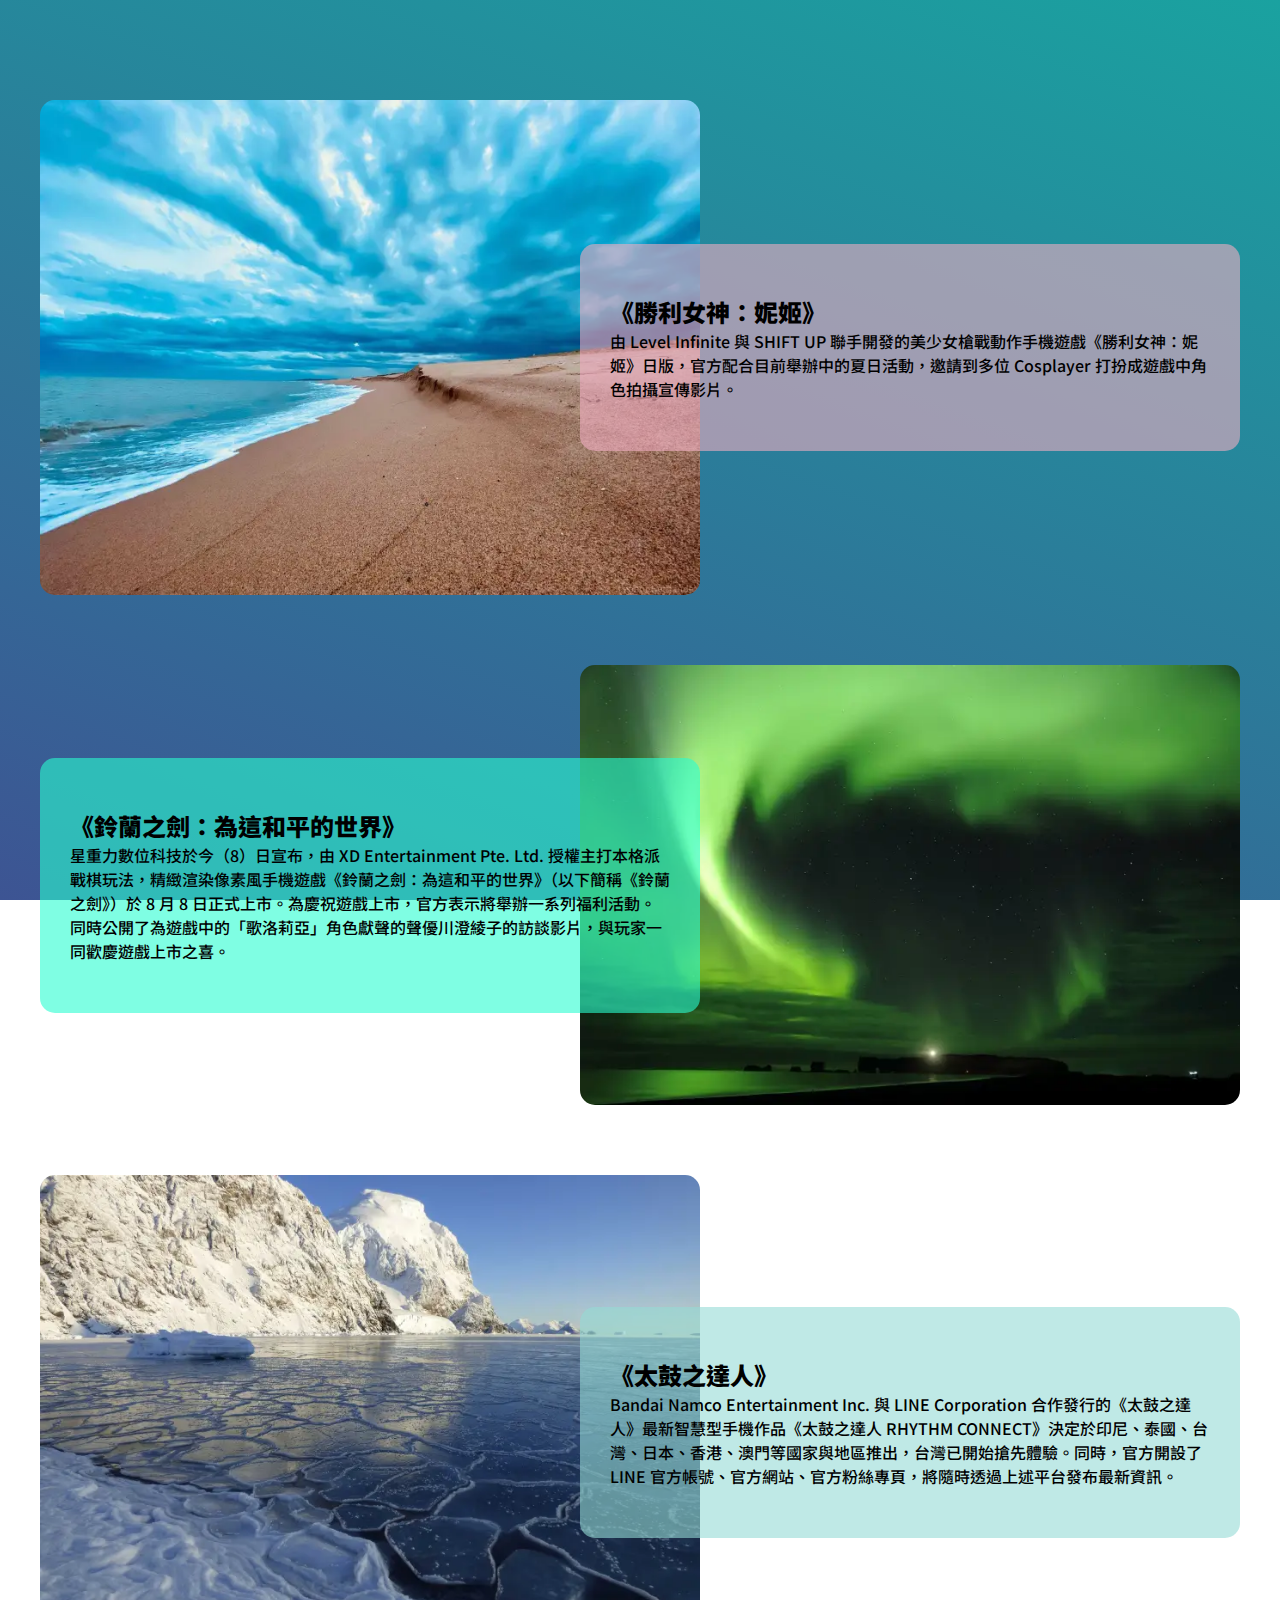
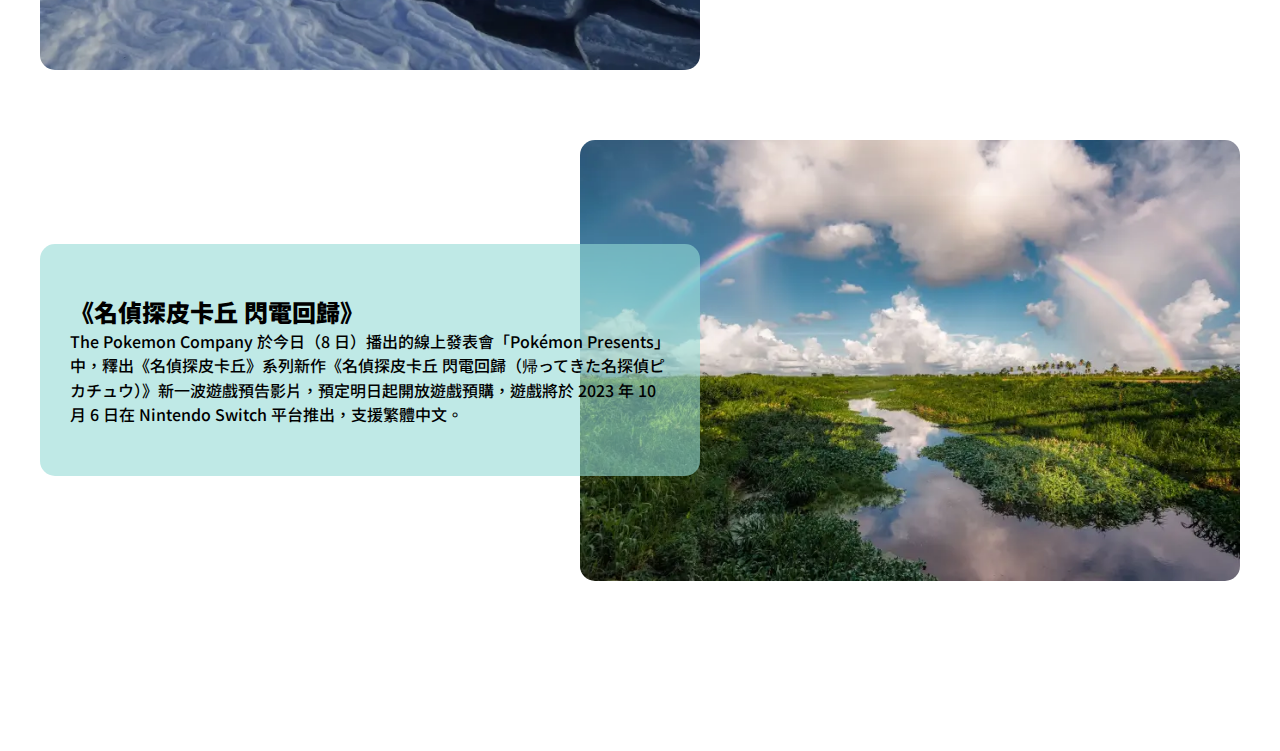
<file: 交錯漂浮版 - 我/index.html>
<!DOCTYPE html>
<html lang="en">
<head>
    <meta charset="UTF-8">
    <meta name="viewport" content="width=device-width, initial-scale=1.0"><link rel="stylesheet" href="style.css">
    <title>交錯漂浮版</title>
</head>

<body>

    <div class="wrap">
        <!-- item1 -->
        <div class="item">
            <div class="pic">
                <img src="27.webp" alt="">
            </div>
            <div class="txt">
                <h2>《勝利女神：妮姬》</h2>
                <p>由 Level Infinite 與 SHIFT UP 聯手開發的美少女槍戰動作手機遊戲《勝利女神：妮姬》日版，官方配合目前舉辦中的夏日活動，邀請到多位 Cosplayer 打扮成遊戲中角色拍攝宣傳影片。</p>
            </div>
        </div>
        <!-- item2 -->
        <div class="item">
            <div class="txt">
                <h2>《鈴蘭之劍：為這和平的世界》</h2>
                <p>星重力數位科技於今（8）日宣布，由 XD Entertainment Pte. Ltd. 授權主打本格派戰棋玩法，精緻渲染像素風手機遊戲《鈴蘭之劍：為這和平的世界》（以下簡稱《鈴蘭之劍》）於 8 月 8 日正式上市。為慶祝遊戲上市，官方表示將舉辦一系列福利活動。同時公開了為遊戲中的「歌洛莉亞」角色獻聲的聲優川澄綾子的訪談影片，與玩家一同歡慶遊戲上市之喜。</p>
            </div>
            <div class="pic">
                <img src="18.webp" alt="">
            </div>
        </div>
        <!-- item3 -->
        <div class="item">
            <div class="pic">
                <img src="19.webp" alt="">
            </div>
            <div class="txt">
                <h2>《太鼓之達人》</h2>
                <p>Bandai Namco Entertainment Inc. 與 LINE Corporation 合作發行的《太鼓之達人》最新智慧型手機作品《太鼓之達人 RHYTHM CONNECT》決定於印尼、泰國、台灣、日本、香港、澳門等國家與地區推出，台灣已開始搶先體驗。同時，官方開設了 LINE 官方帳號、官方網站、官方粉絲專頁，將隨時透過上述平台發布最新資訊。</p>
            </div>
        </div>
        <!-- item4 -->
        <div class="item">
            <div class="txt">
                <h2>《名偵探皮卡丘 閃電回歸》</h2>
                <p>The Pokemon Company 於今日（8 日）播出的線上發表會「Pokémon Presents」中，釋出《名偵探皮卡丘》系列新作《名偵探皮卡丘 閃電回歸（帰ってきた名探偵ピカチュウ）》新一波遊戲預告影片，預定明日起開放遊戲預購，遊戲將於 2023 年 10 月 6 日在 Nintendo Switch 平台推出，支援繁體中文。</p>
            </div>
            <div class="pic">
                <img src="2-1.webp" alt="">
            </div>
        </div>
    </div>
    
</body>
</html>
</file>
<file: 交錯漂浮版 - 我/style.css>
@import url('https://fonts.googleapis.com/css2?family=Noto+Sans+TC:wght@100;300;500;700;900&display=swap');

* {
    margin: 0;
    padding: 0;
    list-style: none;
    font-family: 'Noto Sans TC', sans-serif;
}

body {
    padding: 100px 0;
    background: linear-gradient(20deg, #3d5493, #1aa2a0) fixed center center / 100% 100%;
}

.wrap {
    width: 1200px;
    margin: auto;
}

.item {
    display: flex;
    align-items: center;
    margin-bottom: 70px;
}

.item > :first-child {
    margin-right: -10%;
}

.item .pic {
    width: 55%;
    flex-shrink: 0;
}

.item .pic img {
    width: 100%;
    vertical-align: middle;
    border-radius: 15px;
}

.item .txt {
    width: 55%;
    flex-shrink: 0;
    padding: 50px 30px;
    box-sizing: border-box;
    position: relative;
    z-index: 1;
    border-radius: 15px;
}

.item .txt h2 {
    font-weight: 900;
}

.item .txt p {
    font-weight: 500;
}

.item:nth-child(1) .txt {
    background-color: rgba(240,174,193,.6);
}
.item:nth-child(2) .txt {
    background-color: rgba(42,253,208,.6);
}
.item:nth-child(3) .txt {
    background-color: rgba(149,219,214,.6);
}
.item:nth-child(4) .txt {
    background-color: rgba(149,219,214,.6);
}
</file>
